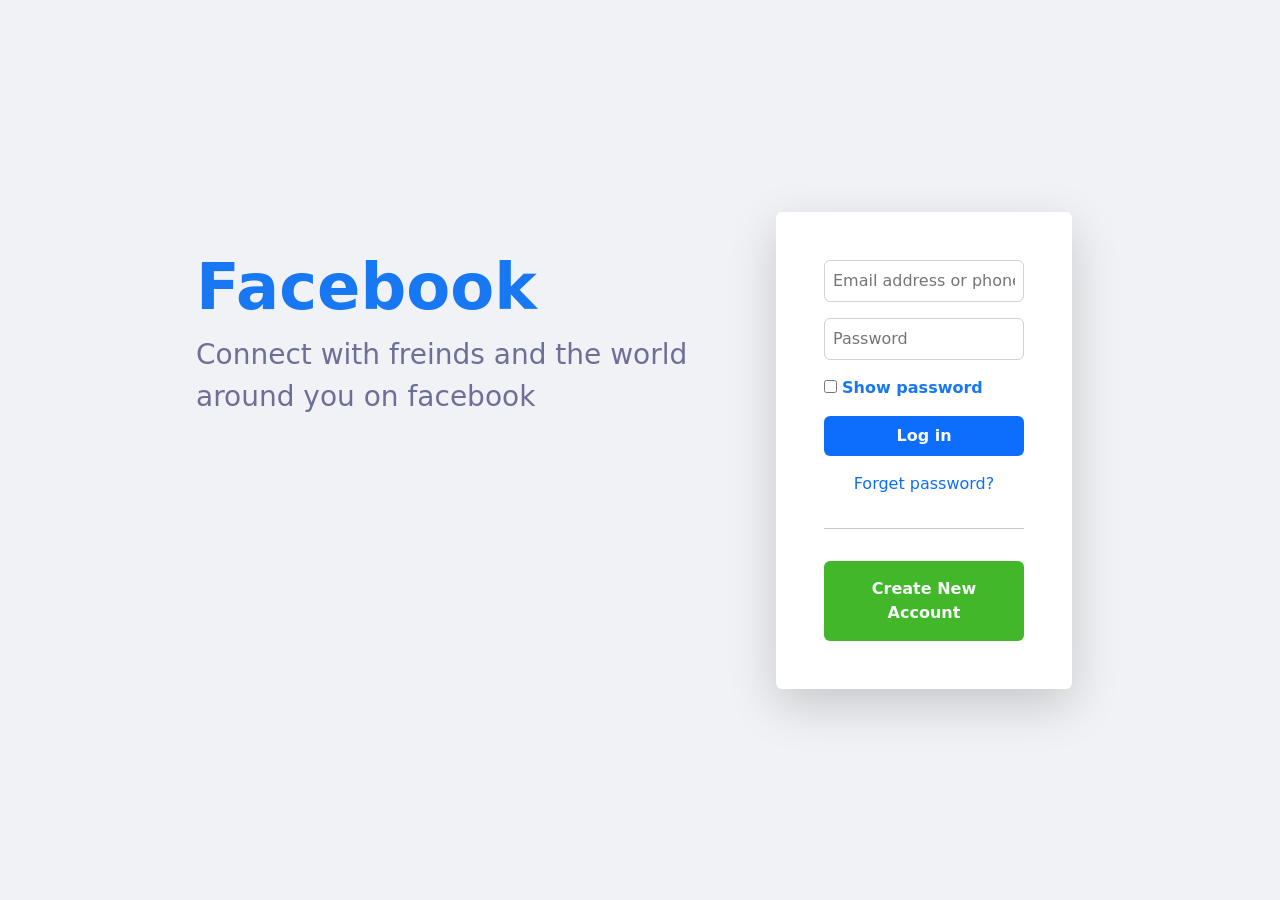
<file: index.html>
<!DOCTYPE html>
<html lang="en">
<head>
    <meta charset="UTF-8">
    <meta name="viewport" content="width=device-width, initial-scale=1.0">


    <link rel="stylesheet" href="css/all.min.css">
    <link rel="stylesheet" href="css/bootstrap.css">
    <link rel="stylesheet" href="css/assignment-3.css">
    <title>Document</title>
</head>
<body>
    <section class="background-color">
        <section class="container-fluid vh-100 w-100 row justify-content-center align-items-center p-5">
            <div class="col-12 col-xl-6 h-50 d-flex flex-column align-items-center align-items-md-start">
                <h1 class="fw-bold h1-section1">Facebook</h1>
                <p class="fs-3 p-section1">Connect with freinds and the world around you on facebook</p>
            </div>
            <div class="col-12 col-xl-3 d-flex flex-column p-3 p-md-3 p-lg-5 form-section1 gap-3 rounded shadow-lg">
                <input type="text"  placeholder="Email address or phone number" class="p-2 rounded input-form">
                <input type="password"  placeholder="Password" class="p-2 rounded input-form">
                <div>
                    <input type="checkbox"> 
                    <span class="blue-text fw-bold">Show password</span>
                </div>
                <button class="p-2 rounded fw-bold text-light bg-primary border-0">Log in</button>
                <a href="" class="text-center text-decoration-none">Forget password?</a>
                <hr>
                <div class="d-flex justify-content-center">
                    <button class="p-3 border-0 rounded button-green ">
                        <a href="form.html" class="text-light fw-bold text-decoration-none">Create New Account</a>
                    </button>
                </div>
            </div>
        </section>
    </section>



    <script src="js/bootstrap.bundle.min.js"></script>
</body>
</html>
</file>
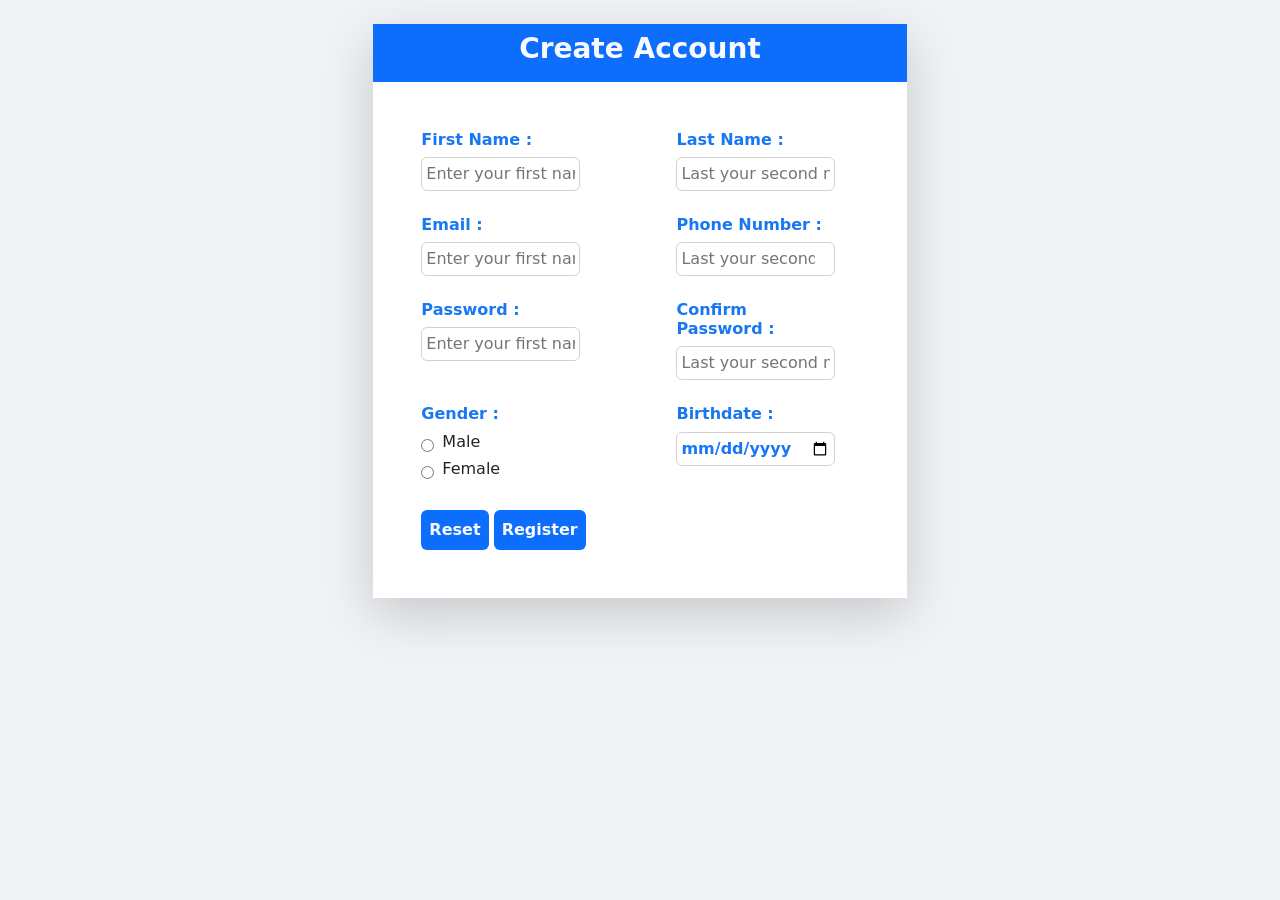
<file: form.html>
<!DOCTYPE html>
<html lang="en">

<head>
    <meta charset="UTF-8">
    <meta name="viewport" content="width=device-width, initial-scale=1.0">


    <link rel="stylesheet" href="css/all.min.css">
    <link rel="stylesheet" href="css/bootstrap.css">
    <link rel="stylesheet" href="css/assignment-3.css">
    <title>Document</title>

</head>

<body>
    <section class="pt-4 d-flex justify-content-center align-items-start vh-100 w-100 background-color">
        <form action="" class="col-10 col-md-5 form-section1 shadow-lg" onsubmit="return validation()">
            <div class="p-2 w-100 d-flex justify-content-center align-items-center bg-primary">
                <h1 class="text-light fs-3 fw-bold">Create Account</h1>
            </div>
            <div class="p-2 gap-3 p-md-5 row flex-column gap-md-4">
                <!-- first and last name -->
                <div class="row gap-2 justify-content-between">
                    <div class="col-12 col-lg-5">
                        <h6 class="blue-text fw-bold textFirstName">First Name :</h6>
                        <input type="text" class="w-100 p-1 rounded input-form inputFirstName"
                            placeholder="Enter your first name">
                    </div>
                    <div class="col-12 col-lg-5">
                        <h6 class="blue-text fw-bold textLastName">Last Name :</h6>
                        <input type="text" class="w-100 p-1 rounded input-form inputLastName"
                            placeholder="Last your second name">
                    </div>
                </div>

                <!-- email and phone number -->
                <div class="row gap-2 justify-content-between">
                    <div class="col-12 col-lg-5 ">
                        <h6 class="blue-text fw-bold textEmail">Email :</h6>
                        <input type="email" class="w-100 p-1 rounded input-form inputEmail"
                            placeholder="Enter your first name">
                    </div>
                    <div class="col-12 col-lg-5">
                        <h6 class="blue-text fw-bold textPhoneNumber">Phone Number :</h6>
                        <input type="number" class="w-100 p-1 rounded input-form inputPhoneNumber"
                            placeholder="Last your second name">
                    </div>
                </div>

                <!-- passwor and cofirm passowrd -->
                <div class="row  justify-content-between gap-2">
                    <div class="col-12 col-lg-5">
                        <h6 class="blue-text fw-bold textPassword">Password :</h6>
                        <input type="password" class="w-100 p-1 rounded input-form inputPassword"
                            placeholder="Enter your first name">
                    </div>
                    <div class="col-12 col-lg-5">
                        <h6 class="blue-text fw-bold textConfirmPassword">Confirm Password :</h6>
                        <input type="password" class="w-100 p-1 rounded input-form inputConfirmPassword"
                            placeholder="Last your second name">
                    </div>
                </div>
                <!-- gender and birthdate -->
                <div class="row  justify-content-between gap-2">
                    <div class="col-12 col-lg-5">
                        <h6 class="blue-text fw-bold textGender">Gender :</h6>
                        <div class="d-flex flex-column">
                            <div class="d-flex align-items-center justify-content-start gap-2">
                                <input type="radio" name="gender" class="inputGenderMale">
                                <h6>Male</h6>
                            </div>
                            <div class="d-flex align-items-center justify-content-start gap-2">
                                <input type="radio" name="gender" class="inputGenderFemale">
                                <h6>Female</h6>
                            </div>
                        </div>

                    </div>
                    <div class="col-12 col-lg-5">
                        <h6 class="blue-text fw-bold textBirthdate">Birthdate :</h6>
                        <input type="date" class="w-100 p-1 rounded input-form blue-text fw-bold inputBirthdate">
                    </div>
                </div>

                <div>
                    <button type="reset" class="p-2 rounded fw-bold text-light bg-primary border-0">Reset</button>
                    <button type="submit"
                        class="p-2 rounded fw-bold text-light bg-primary border-0 submitBtn">Register</button>

                </div>
            </div>
        </form>
    </section>
    <script src="js/bootstrap.bundle.min.js"></script>
    <script src="js/index.js"></script>

</body>

</html>
</file>
<file: css/assignment-3.css>
*{
    padding: 0px;
    margin: 0px;
    box-sizing: border-box; 
}
:root{
    --blue:#1877f2;
    --off-white:#f0f2f5;
    --white:#ffffff;
    --grey:#6e6f99;
    --border:#d2d2d2;
    --green:#42b72a;
}
.background-color{
    background-color: var(--off-white);
}
.blue-text{
    color: var(--blue);
}
.h1-section1{
    color: var(--blue);
    font-size: 4rem;
}
.p-section1{
    color: var(--grey);
}
.form-section1{
    background-color: var(--white);
}
.input-form{
    border: var(--border) 1px solid;
}
.button-green{
    background-color: var(--green);
}




/* form */
.w-30{
    width: 40%;
}
</file>
